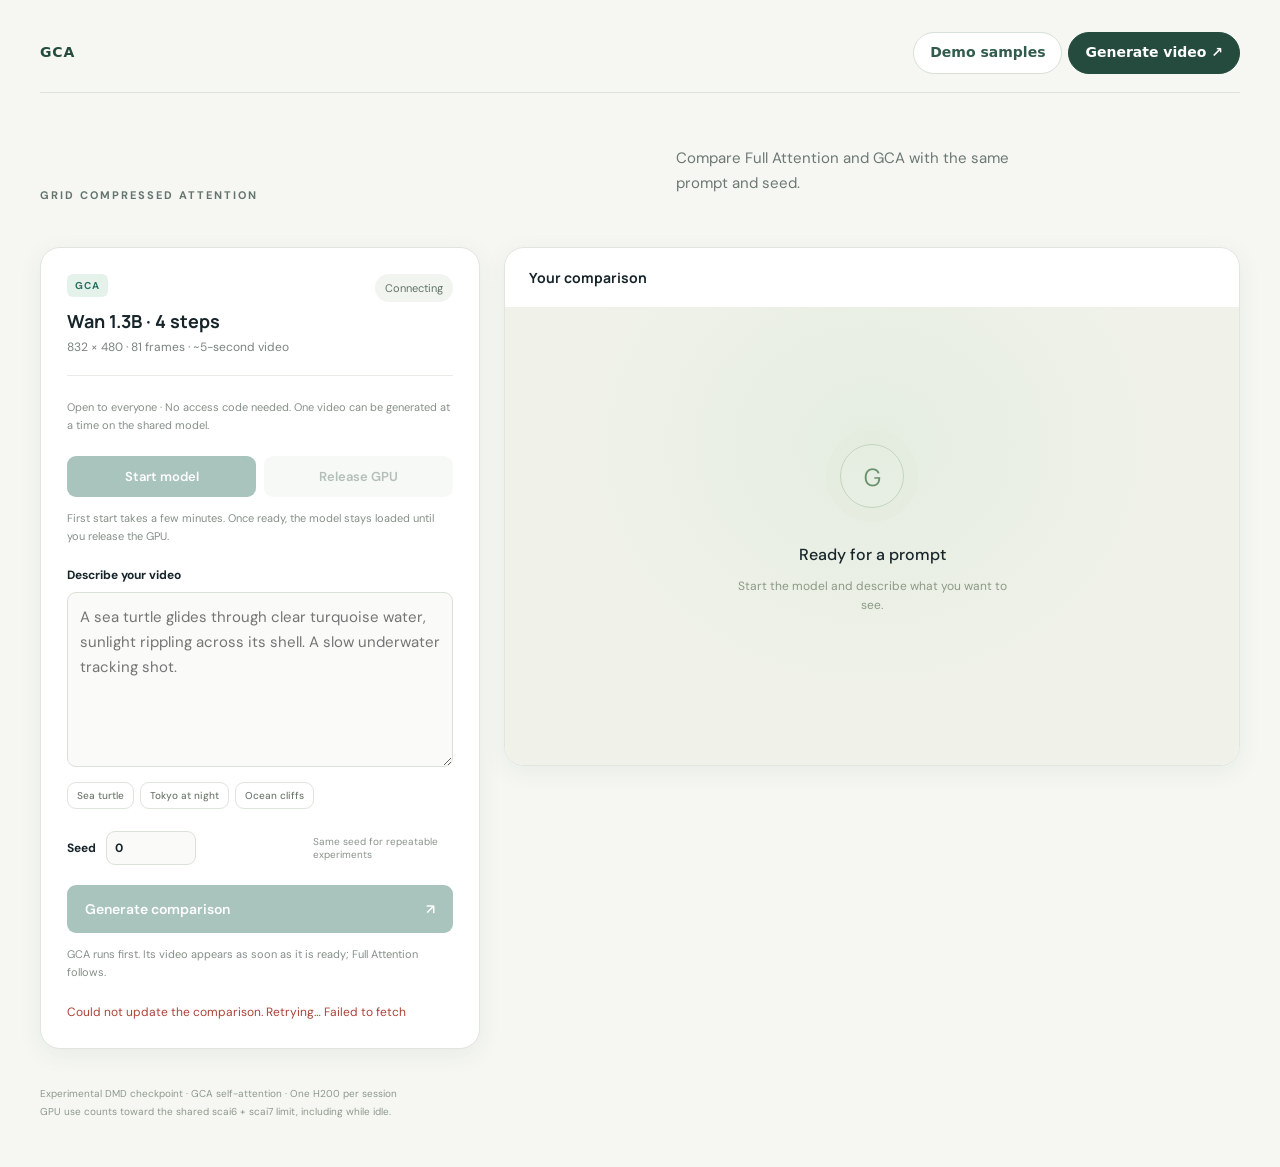
<file: gca-demo/live.html>
<!doctype html>
<html lang="en"><head><meta charset="utf-8"><meta name="viewport" content="width=device-width,initial-scale=1"><title>GCA · Video Studio</title><link rel="stylesheet" href="live.css?v=progressive-480-1"><style>
.gca-site-nav{display:flex;align-items:center;justify-content:space-between;gap:16px;flex-wrap:wrap;margin:0 0 28px;padding:0 0 18px;border-bottom:1px solid #dce4dc;font:600 14px/1.4 system-ui,sans-serif;text-align:left}
.gca-site-nav .gca-brand{color:#244b3e;text-decoration:none;font-weight:750;letter-spacing:.06em}
.gca-site-nav .gca-tabs{display:flex;gap:6px;flex-wrap:wrap}
.gca-site-nav .gca-tabs a{display:block;padding:10px 16px;border:1px solid #d6e1d7;border-radius:999px;color:#315b4b;background:#fff;text-decoration:none;white-space:nowrap}
.gca-site-nav .gca-tabs a[aria-current="page"]{background:#244b3e;color:#fff;border-color:#244b3e}
.gca-site-nav .gca-tabs a:hover{background:#e5eee6;color:#244b3e}
.gca-site-nav a:focus-visible{outline:3px solid #5cab8a;outline-offset:3px}
@media(max-width:480px){.gca-site-nav{gap:12px}.gca-site-nav .gca-tabs{width:100%}.gca-site-nav .gca-tabs a{padding:9px 13px;font-size:13px}}
</style>
</head>
<body><main>
<nav class="gca-site-nav" aria-label="GCA pages"><a class="gca-brand" href="./">GCA</a><div class="gca-tabs"><a href="./">Demo samples</a><a href="live.html" aria-current="page">Generate video ↗</a></div></nav>
<header><p class="eyebrow">GRID COMPRESSED ATTENTION</p><p class="intro">Compare Full Attention and GCA with the same prompt and seed.</p></header>
<div class="workspace">
<section class="controls" aria-label="Generation controls">
<div class="model"><div><span class="pill">GCA</span><h2>Wan 1.3B · 4 steps</h2><p>832 × 480 · 81 frames · ~5-second video</p></div><span id="status" role="status">Connecting</span></div>
<p class="hint">Open to everyone · No access code needed. One video can be generated at a time on the shared model.</p>
<div class="row power"><button id="start" disabled>Start model</button><button id="stop" class="secondary" disabled>Release GPU</button></div>
<p id="model-note" class="hint">First start takes a few minutes. Once ready, the model stays loaded until you release the GPU.</p>
<form id="generate"><label for="prompt">Describe your video</label><textarea id="prompt" rows="6" maxlength="2000" placeholder="A sea turtle glides through clear turquoise water, sunlight rippling across its shell. A slow underwater tracking shot." required></textarea>
<div class="examples"><button type="button" data-example="turtle">Sea turtle</button><button type="button" data-example="tokyo">Tokyo at night</button><button type="button" data-example="coast">Ocean cliffs</button></div>
<div class="seed-row"><label for="seed">Seed <input id="seed" type="number" min="0" max="2147483647" value="0"></label><span>Same seed for repeatable experiments</span></div>
<button id="submit" type="submit" disabled>Generate comparison <span>↗</span></button><p class="hint">GCA runs first. Its video appears as soon as it is ready; Full Attention follows.</p></form>
<p id="message" role="status" aria-live="polite"></p>
</section>
<section class="result" aria-label="Comparison results">
<div class="result-head"><h2>Your comparison</h2><span id="elapsed"></span></div>
<div class="stage" id="stage"><div id="placeholder"><div class="orbit">G</div><h3>Ready for a prompt</h3><p>Start the model to compare two videos.</p></div></div>
<div id="comparison" hidden>
<div class="paired-videos">
<figure><figcaption>Full Attention</figcaption><p id="full-pending" class="hint">Waiting for video…</p><video hidden id="full-video" muted controls playsinline loop></video><a hidden id="full-download" download="full-attention.mp4">Download MP4</a></figure>
<figure><figcaption>GCA</figcaption><p id="gca-pending" class="hint">Waiting for video…</p><video hidden id="gca-video" muted controls playsinline loop></video><a hidden id="gca-download" download="gca-c4.mp4">Download MP4</a></figure>
</div>
<button type="button" id="replay" hidden class="secondary">Replay both</button>
</div>
<section id="timing" class="timing" hidden aria-labelledby="timing-title">
<h3 id="timing-title">Component time in DiT</h3><p class="legend"><span>Full Attention</span><span>GCA</span></p>
<div id="bars"></div>
<p class="timing-note">Seconds per video. Attention includes self- and cross-attention; FFN is the feed-forward network.</p>
</section></section>
</div><footer>Experimental DMD checkpoint · GCA self-attention · One H200 per session<br>GPU use counts toward the shared scai6 + scai7 limit, including while idle.</footer>
</main><script src="live.js?v=dit-480-2"></script></body></html>
</file>
<file: gca-demo/live.css>
@import url('https://fonts.googleapis.com/css2?family=DM+Sans:wght@400;500;600;700&family=Manrope:wght@400;600;700;800&display=swap');
:root{font-family:'DM Sans',sans-serif;color:#17252a;background:#f6f7f3;font-size:15px}*{box-sizing:border-box}body{margin:0}main{max-width:1320px;margin:auto;padding:32px 40px}nav{display:flex;justify-content:space-between;align-items:center;font-size:12px}a{color:#266b5e;text-decoration:none}nav span,.eyebrow{font-size:11px;letter-spacing:2px;font-weight:700}nav span{border:1px solid #ccd9d1;border-radius:20px;padding:8px 12px;color:#53635c}header{padding:56px 0 34px;position:relative}.eyebrow{color:#64756d}h1{font-family:Manrope,sans-serif;font-size:64px;line-height:1.06;letter-spacing:-3px;margin:14px 0 18px;font-weight:800}h1 span{color:#2f7b68}.intro{max-width:440px;color:#6c7873;line-height:1.7}.workspace{display:grid;grid-template-columns:440px 1fr;gap:24px;align-items:start}.controls,.result{background:#fff;border:1px solid #e0e5df;border-radius:20px;box-shadow:0 6px 24px #173e2910}.controls{padding:26px}.model{display:flex;justify-content:space-between;gap:12px;padding-bottom:20px;border-bottom:1px solid #e8ece7;margin-bottom:22px}.pill{display:inline-block;background:#e5f2eb;color:#27735e;font-size:10px;font-weight:700;padding:5px 8px;border-radius:6px;letter-spacing:1px}h2{font-family:Manrope,sans-serif;font-size:18px;margin:12px 0 6px}.model p{font-size:12px;color:#7a847e;margin:0}#status{font-size:11px;background:#f2f4f0;padding:7px 10px;border-radius:16px;height:fit-content;white-space:nowrap;color:#607467}label{display:block;font-size:12px;font-weight:700;margin:0 0 9px}.row{display:flex;gap:8px}input,textarea,button{font:inherit}input,textarea{border:1px solid #d9e1d8;border-radius:9px;background:#fafbf8;color:#17252a;padding:12px;outline:none;min-width:0}input:focus,textarea:focus{border-color:#39816b;box-shadow:0 0 0 3px #3c856c18}.row input{flex:1}textarea{resize:vertical;width:100%;line-height:1.65}button{border:0;background:#286d59;color:white;border-radius:9px;padding:12px 16px;cursor:pointer;font-weight:600;font-size:13px}button:hover:not(:disabled){background:#1a5543}button:disabled{opacity:.4;cursor:not-allowed}.secondary{background:#edf1eb;color:#456153}.secondary:hover:not(:disabled){background:#e0e8dd}.power{margin-top:16px}.power button{flex:1}.hint{font-size:11px;line-height:1.65;color:#859087;margin:12px 0 22px}.examples{display:flex;gap:6px;margin:10px 0 22px;flex-wrap:wrap}.examples button{font-size:10px;font-weight:500;background:transparent;border:1px solid #dee5da;color:#6f7b6e;padding:6px 9px}.examples button:hover{color:white}.seed-row{display:flex;justify-content:space-between;align-items:center;margin-bottom:20px;gap:12px}.seed-row label{display:flex;align-items:center;gap:10px;margin:0}.seed-row input{width:90px;padding:8px}.seed-row span{font-size:10px;color:#8a948b;max-width:140px}#submit{width:100%;display:flex;justify-content:space-between;font-size:14px;padding:15px 18px}#message{font-size:12px;line-height:1.6;color:#396d58;margin:0;white-space:pre-wrap}.error{color:#ac4337!important}.result{overflow:hidden}.result-head,.result-foot{padding:20px 24px;display:flex;align-items:center;justify-content:space-between;gap:12px}.result-head h2{margin:0;font-size:14px}#elapsed{font-size:12px;color:#738173}.stage{aspect-ratio:16/10;background:radial-gradient(ellipse at 50% 30%,#e5ede1,#f0f2e9 60%);display:flex;align-items:center;justify-content:center;text-align:center;padding:24px;position:relative}.stage video{width:100%;max-height:100%;border-radius:8px}.stage:has(video:not([hidden])){padding:0;background:#16231e;aspect-ratio:16/9}#placeholder{max-width:270px}.orbit{border:1px solid #c2d6bd;outline:14px solid #dbe7d333;width:64px;height:64px;border-radius:50%;display:grid;place-items:center;margin:0 auto 36px;font-size:24px;font-family:Manrope;color:#68916c}h3{font-size:16px;font-weight:500;margin:0 0 12px}#placeholder p{font-size:12px;color:#8c9986;line-height:1.6}.busy .orbit{animation:pulse 2s infinite}.result-foot{font-size:10px;color:#849080;min-height:65px}footer{padding:36px 0 14px;color:#8d998c;font-size:10px;line-height:1.8}#download{font-size:11px;white-space:nowrap}button:focus-visible,a:focus-visible{outline:3px solid #5cab8a;outline-offset:3px}[hidden]{display:none!important}@keyframes pulse{50%{box-shadow:0 0 0 20px #b8d3ad35}}@media(min-width:1100px){.intro{position:absolute;left:53%;bottom:35px;max-width:360px}.result{position:sticky;top:24px}}@media(max-width:900px){main{padding:24px}.workspace{grid-template-columns:1fr}.result{order:-1}header{padding-top:38px}h1{font-size:48px}.stage{aspect-ratio:16/8}.orbit{margin-bottom:20px}.controls{padding:22px}}@media(prefers-reduced-motion:reduce){.busy .orbit{animation:none}}

.paired-videos{display:grid;grid-template-columns:repeat(2,minmax(0,1fr));gap:12px;padding:0 18px}.paired-videos figure{margin:0;min-width:0}.paired-videos figcaption{font-size:14px;font-weight:700;margin:0 0 8px}.paired-videos video{display:block;width:100%;aspect-ratio:16/9;background:#17252a;border-radius:8px}.paired-videos a{font-size:12px;display:inline-block;margin-top:6px;text-decoration:underline}#replay{margin:12px 18px}.timing{padding:18px 22px;border-top:1px solid #e0e5df}.timing h3{font-weight:700;margin:0}.legend{display:flex;gap:16px;font-size:12px}.legend span:before{content:"";display:inline-block;width:10px;height:10px;background:#637b95;margin-right:5px;border-radius:2px}.legend span+span:before,.track.gca i{background:#28725d}.bar-group{margin:12px 0}.bar-group strong{font-size:13px}.bar-row{display:grid;grid-template-columns:minmax(0,1fr) 4.4em;align-items:center;gap:8px;margin:3px 0;font-size:12px;font-variant-numeric:tabular-nums;text-align:right}.track{height:8px;background:#f0f3f2;border-radius:3px;overflow:hidden}.track i{display:block;height:100%;background:#637b95}.timing-note,#totals{font-size:12px;line-height:1.5}.timing-note{color:#586761;margin-bottom:0}@media(max-width:560px){.paired-videos{grid-template-columns:1fr}.result{order:initial}}
</file>
